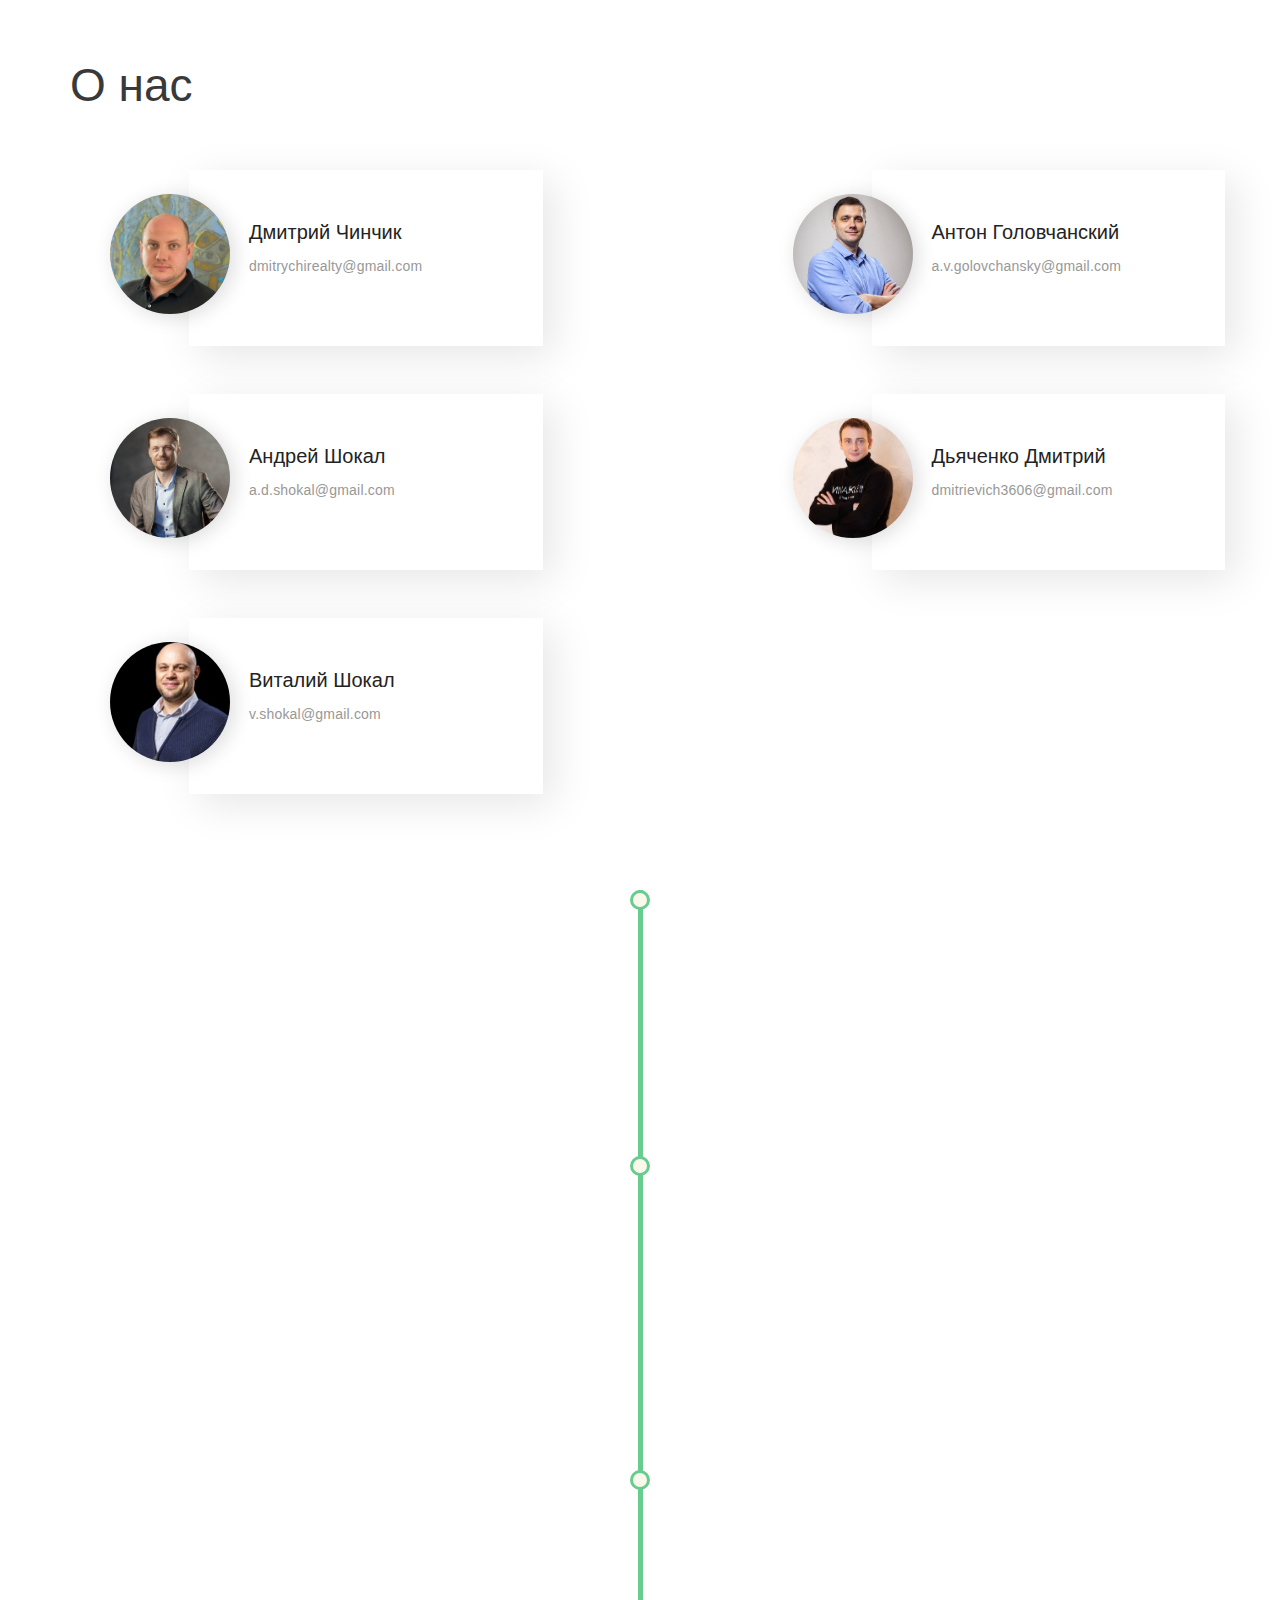
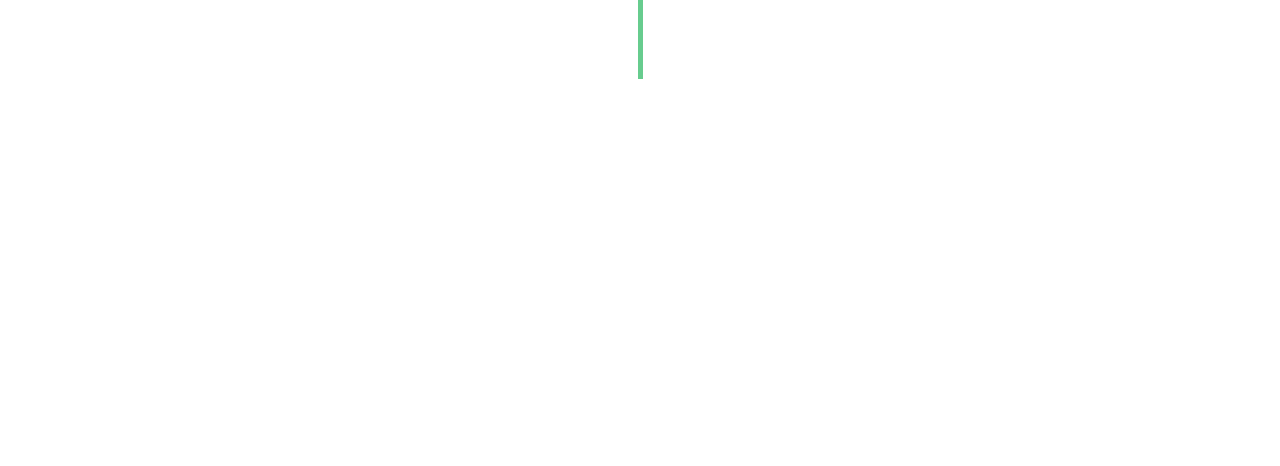
<file: about.html>
<!DOCTYPE html>
<html >
<head>
    <meta charset="UTF-8">
    <title>Responsive Timeline</title>



    <link rel="stylesheet" href="css/about.css">
    <link href="css/hello.css" rel="stylesheet">
    <link href="css/about.css" rel="stylesheet">


</head>

<body>
<div class="team-sec">
    <div class="container mb-5">
        <h1 class="title text-center text-lg-left">О нас</h1>
        <div class="review-wrap row justify-content-lg-between justify-content-center">

            <div class="review-block col-lg-5 col-11 mb-5">
                <div class="row align-items-start">
                    <div class="review-img col-auto mr-n6 mt-4 d-flex flex-column justify-content-end justify-content-lg-start mb-n4">
                        <img alt="Foto" class="rounded-circle" src="../img/1.jpg">
                    </div>
                    <div class="review-desc col-lg rounded-0">
                        <div class="name"></div>
                        <div class="name">Дмитрий Чинчик</div>
                        <div class="about">dmitrychirealty@gmail.com</div>
                    </div>
                </div>
            </div>
            <div class="review-block col-lg-5 col-11 mb-5">
                <div class="row align-items-start">
                    <div class="review-img col-auto mr-n6 mt-4 d-flex flex-column justify-content-end justify-content-lg-start mb-n4">
                        <img alt="Foto" class="rounded-circle" src="../img/2.jpg">
                    </div>

                    <div class="review-desc col-lg rounded-0">
                        <div class="name"></div>
                        <div class="name">Антон Головчанский</div>
                        <div class="about">a.v.golovchansky@gmail.com</div>
                    </div>
                </div>
            </div>
            <div class="review-block col-lg-5 col-11 mb-5">
                <div class="row align-items-start">
                    <div class="review-img col-auto mr-n6 mt-4 d-flex flex-column justify-content-end justify-content-lg-start mb-n4">
                        <img alt="Foto" class="rounded-circle" src="../img/3.jpg">
                    </div>
                    <div class="review-desc col-lg rounded-0">
                        <div class="name"></div>
                        <div class="name">Андрей Шокал</div>
                        <div class="about"> a.d.shokal@gmail.com</div>
                    </div>
                </div>
            </div>
            <div class="review-block col-lg-5 col-11 mb-5">
                <div class="row align-items-start">
                    <div class="review-img col-auto mr-n6 mt-4 d-flex flex-column justify-content-end justify-content-lg-start mb-n4">
                        <img alt="Foto" class="rounded-circle" src="../img/4.jpg">
                    </div>
                    <div class="review-desc col-lg rounded-0">
                        <div class="name"></div>
                        <div class="name">Дьяченко Дмитрий</div>
                        <div class="about">dmitrievich3606@gmail.com</div>
                    </div>
                </div>
            </div>
            <div class="review-block col-lg-5 col-11 mb-5">
                <div class="row align-items-start">
                    <div class="review-img col-auto mr-n6 mt-4 d-flex flex-column justify-content-end justify-content-lg-start mb-n4">
                        <img alt="Foto" class="rounded-circle" src="../img/5.jpg">
                    </div>
                    <div class="review-desc col-lg rounded-0">
                        <div class="name"></div>
                        <div class="name">Виталий Шокал</div>
                        <div class="about">v.shokal@gmail.com</div>

                    </div>
                </div>
            </div>
        </div>
    </div>
</div>
<section class="timeline">
    <ul>
        <li>
            <div class="content">




                <p>

                    Более 10 лет наша команда профессионально
                    работает в сфере недвижимости г.Киева и на рынке зарубежной
                    недвижимости.


                    Мы партнеры АН SmartRealty. Напрямую работаем с
                    застройщиками Турции.

                    Специалисты нашей команды являются членами Ассоциации
                    специалистов по недвижимости Украины (АСНУ).
                </p>
            </div>
        </li>
        <li>
            <div class="content">

                <p>
                    Специализируемся на следующих направлениях:<br/>

                    - продажа/покупка/аренда жилой и коммерческой недвижимости в
                    Киеве<br/>
                    - продажа/покупка недвижимости в Турции<br/>
                    - инвестиционные проекты<br/>
                    Учитывая большой спрос на приобретение объектов недвижимости
                    за границей, мы вместе с нашими партнерами, запустили и
                    ведём проект «Обмен недвижимости Киева на недвижимость в
                    Турции»
                </p>
            </div>
        </li>
        <li>
            <div class="content">
                <p>
                    Наша миссия заключается в развитии рынка украинской и
                    зарубежной недвижимости.
                    Основная задача - профессиональная помощь клиентам с целью
                    сохранения и преумножения капитала, обеспечение безопасности
                    и надежности операций с объектами недвижимости Киева и
                    зарубежья
                </p>
            </div>
        </li>
    </ul>
</section>
<div class="homeVideo width-1418 pd-15 aos-init aos-animate" data-aos="fade-up" data-aos-offset="-200">
    <div class="swiper sliderVideo swiper-initialized swiper-horizontal swiper-pointer-events" style=" display: flex; justify-content: center;">
        <div>
            <div class="sliderVideo_item">
                <div>
                    <iframe class="video-promo" src="https://www.youtube.com/embed/j4OUkbkty50" title="YouTube video player" frameborder="0" allow="accelerometer; autoplay; clipboard-write; encrypted-media; gyroscope; picture-in-picture" allowfullscreen></iframe>
                </div>
            </div>
        </div>
    </div>
</div>
<script src='https://code.jquery.com/jquery-2.2.4.min.js'></script>

<script src="js/index.js"></script>

</body>
</html>
</file>
<file: css/about.css>
@import url(https://fonts.googleapis.com/css?family=Lato);
*,
*::before,
*::after {
    margin: 0;
    padding: 0;
    -webkit-box-sizing: border-box;
    -moz-box-sizing: border-box;
    box-sizing: border-box;
}

body {
    font-size: 16px;
    font-family: 'Lato', sans-serif;
}

.timeline {
    color: #000;
}
.timeline h1,
.timeline ul li .content h2 {
    text-shadow: 1px 1px 1px rgba(56, 56, 56, 0.5);
}
.timeline h1 {
    background: #3d9e67;
    font-size: 2.5em;
    text-align: center;
}
.timeline ul {
    background: #ffffff;
}
.timeline ul li {
    background: #67CC8E;
    position: relative;
    margin: 0 auto;
    width: 5px;
    padding-bottom: 40px;
    list-style-type: none;
}
.timeline ul li:last-child {
    padding-bottom: 7px;
}
.timeline ul li:before {
    content: '';
    background: #faf8eb;
    position: absolute;
    left: 50%;
    top: 0;
    transform: translateX(-50%);
    -webkit-transform: translateX(-50%);
    width: 20px;
    height: 20px;
    border: 3px solid #67CC8E;
    -webkit-border-radius: 50%;
    -moz-border-radius: 50%;
    border-radius: 50%;
}
.timeline ul li .hidden {
    opacity: 0;
}
.timeline ul li .content {
    background: #67CC8E;
    position: relative;
    top: 7px;
    width: 450px;
    padding: 20px;
}
.timeline ul li .content h2 {
    color: #000;
    padding-bottom: 10px;
    text-align: center;
}
.timeline ul li .content p {
    text-align: center;
}
.timeline ul li .content:before {
    content: '';
    background: #67CC8E;
    position: absolute;
    top: 0px;
    width: 38px;
    height: 5px;
}
.timeline ul li:nth-child(odd) .content {
    left: 50px;
    background: #fff;
    border: 1px solid #67CC8E;
}
.timeline ul li:nth-child(odd) .content:before {
    left: -38px;
}
.timeline ul li:nth-child(even) .content {
    left: calc(-450px - 45px);
    background: #fff;
    border: 1px solid #67CC8E;
}
.timeline ul li:nth-child(even) .content:before {
    right: -38px;
}

/* -------------------------
   ----- Media Queries -----
   ------------------------- */
@media screen and (max-width: 1020px) {
    .timeline ul li .content {
        width: 41vw;
    }

    .timeline ul li:nth-child(even) .content {
        left: calc(-41vw - 45px);
    }
}
@media screen and (max-width: 700px) {
    .timeline ul li {
        margin-left: 20px;
    }
    .timeline ul li .content {
        width: calc(100vw - 100px);
    }
    .timeline ul li .content h2 {
        text-align: initial;
    }
    .timeline ul li:nth-child(even) .content {
        left: 45px;
        border: 1px solid #67CC8E;
        background: #fff;

    }
    .timeline ul li:nth-child(even) .content:before {
        left: -33px;
    }
}

.video-promo {
    width: 640px;
    height: 365px;
}

@media(min-width:0px) and (max-width:768px) {

    .video-promo {
        width: 100%;
        height: 240px;
    }

}
</file>
